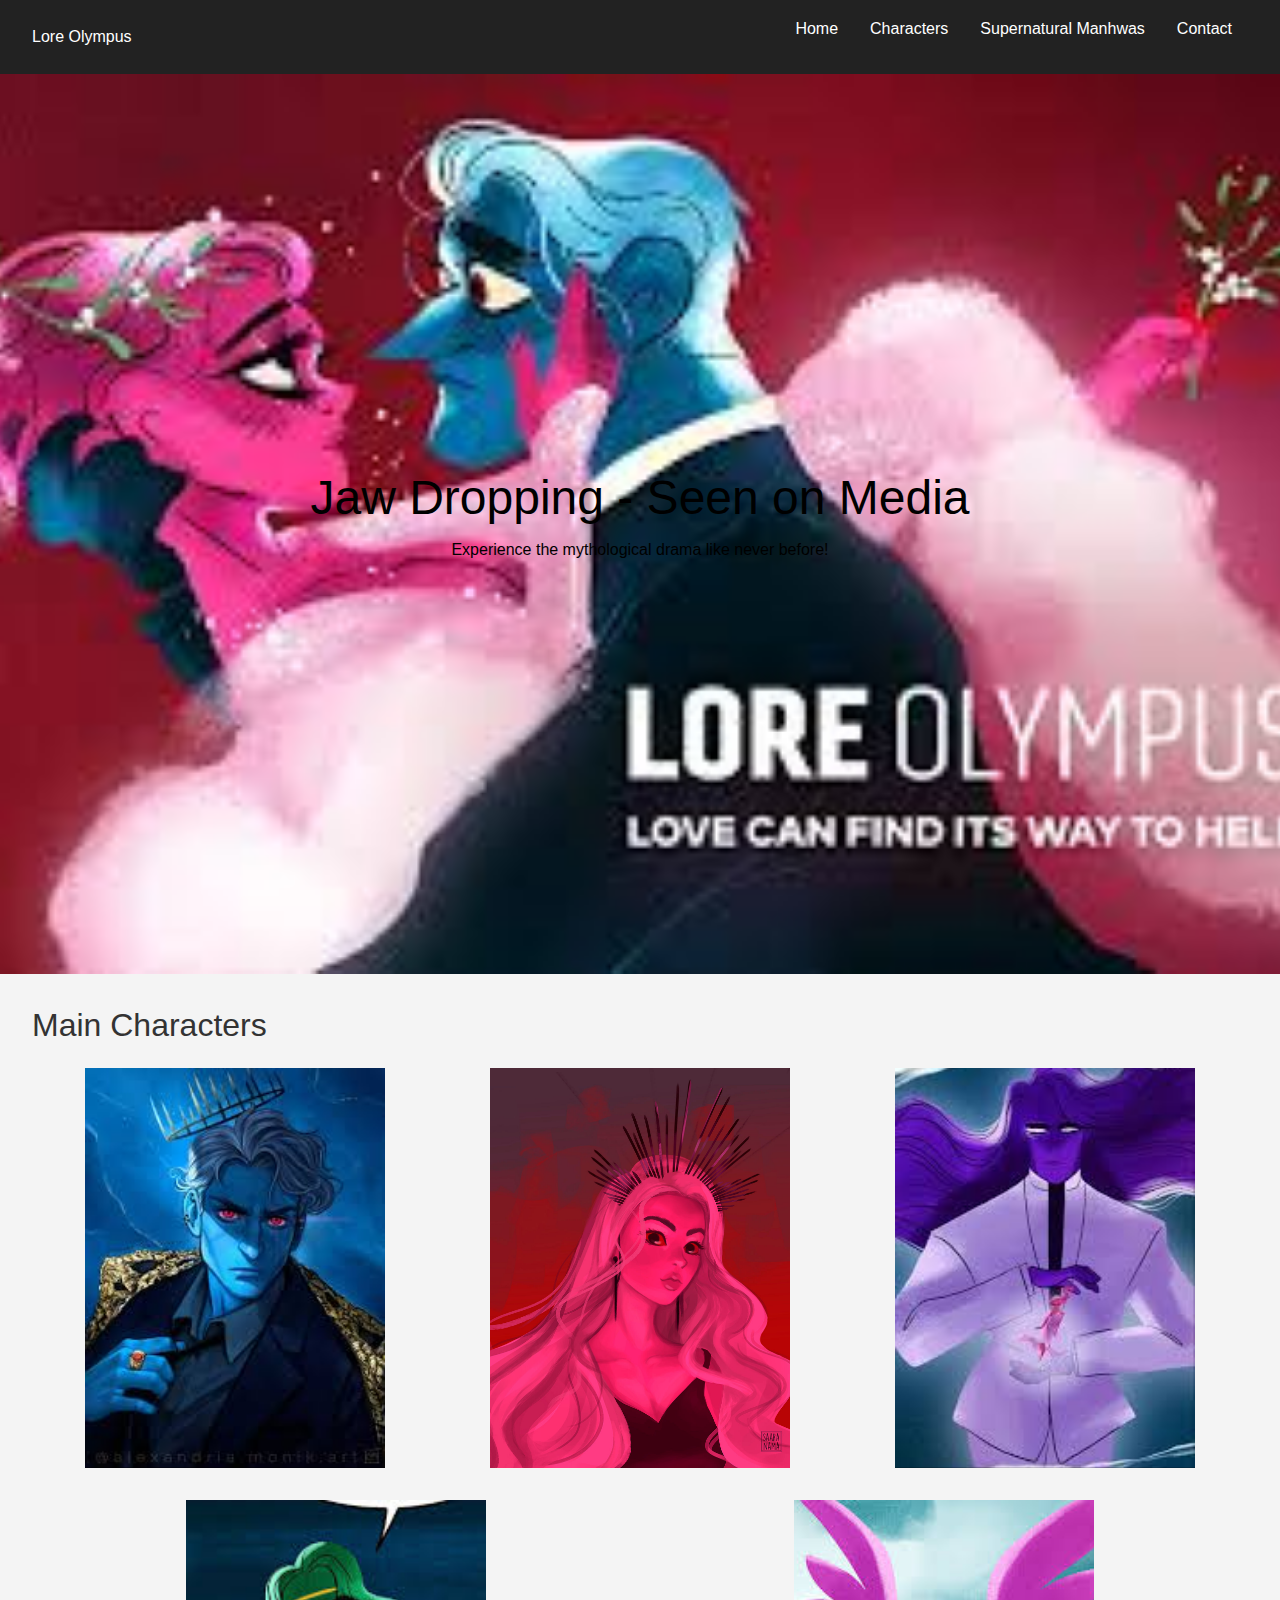
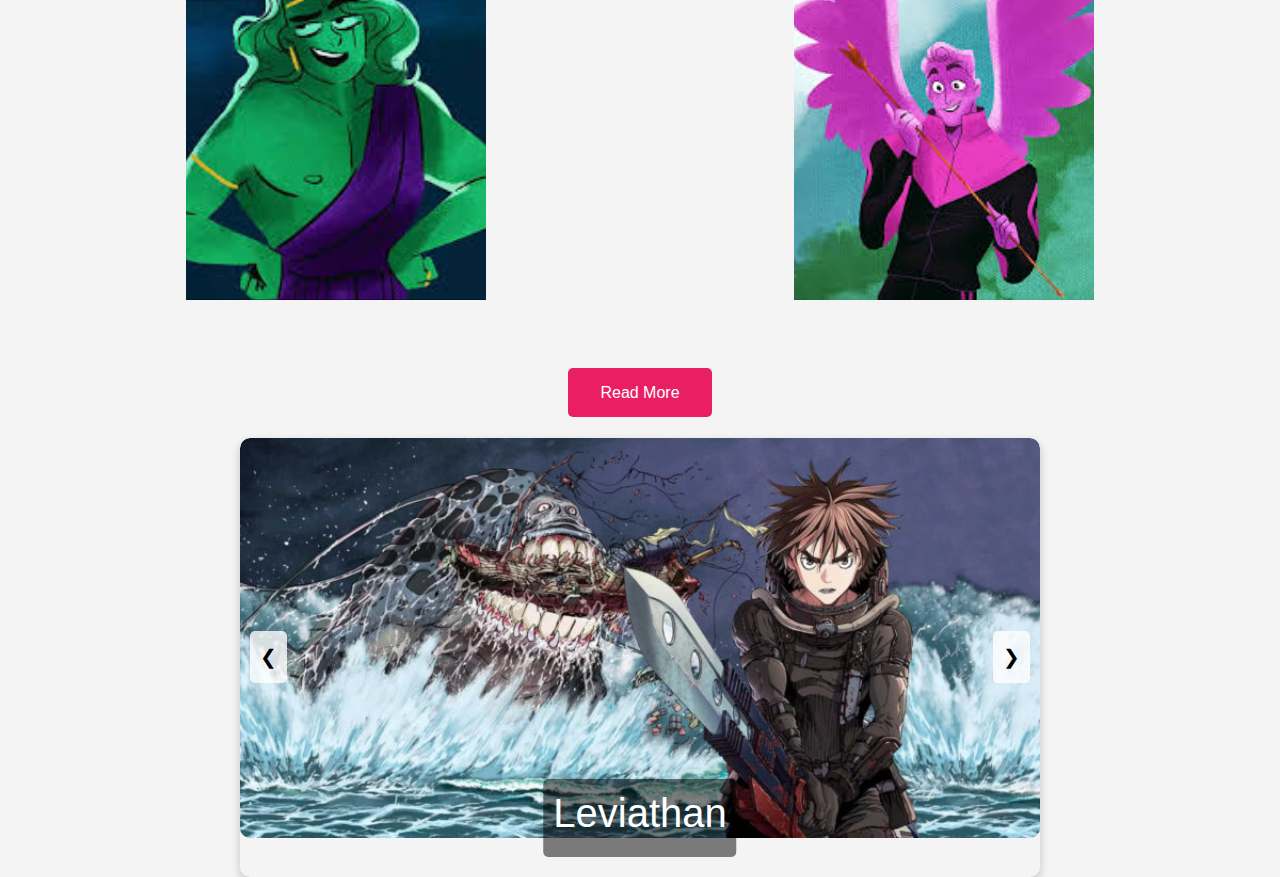
<file: index.html>
<!DOCTYPE html>
<html lang="en">
<head>
    <meta charset="UTF-8">
    <meta name="viewport" content="width=device-width, initial-scale=1.0">
    <title>Lore Olympus Webtoon</title>
    
    <link href="https://maxcdn.bootstrapcdn.com/bootstrap/5.3.0/css/bootstrap.min.css" rel="stylesheet">
    <link rel="stylesheet" href="style.css">
</head>
<body>
    <!-- Navigation Bar -->
    <nav class="navbar">
        <div class="logo">Lore Olympus</div>
        <ul class="nav-links">
            <li><a href="#home">Home</a></li>
            <li><a href="#characters">Characters</a></li>
            <li><a href="#carousel">Supernatural Manhwas</a></li>
            <li><a href="#contact">Contact</a></li>
        </ul>
    </nav>

    <!-- Hero Section -->
    <section id="home" class="hero">
        <div class="hero-text">
            <h1 class="animated-text">Jaw Dropping - Seen on Media</h1>
            <p>Experience the mythological drama like never before!</p>
        </div>
    </section>







    <!-- Main Characters Section -->
    <section id="characters" class="characters">
        <h2>Main Characters</h2>
        <div class="character-list">
            <div class="character-item">
                <img src="images/character1.jpg" alt="Character 1">
                <div class="character-info">
                    <h3>HADES</h3>
                    <p>In the Lore Olympus webtoon, Hades, the God of the underworld, takes center stage. Often depicted as a handsome blue man in a business suit, Hades runs the Underworld Corporation, serves as the older brother of Zeus and Poseidon, and plays a role in the Six Traitor Dynasty. His character takes on the burden of leadership and pursuing personal interests.</p>
                </div>
            </div>
            <div class="character-item">
                <img src="images/character2.jpg" alt="Character 2">
                <div class="character-info">
                    <h3>PERSEPHONE</h3>
                    <p>Persephone, the goddess of spring, is the story’s heroine alongside the underworld. Initially portrayed as an innocent and naive young woman, her character develops dramatically as she faces more challenges.Persephone is depicted with pink skin and a generous heart, a stark contrast to the harsh reality of Olympus. Her journey included discovering her strength, and she dealt with the trauma of being raped by Apollo, as well as her strong feelings about the underworld.</p>
                </div>
            </div>
            <div class="character-item">
                <img src="images/character3.jpg" alt="Character 3">
                <div class="character-info">
                    <h3>ZEUS</h3>
                    <p>Zeus, the king of the gods, is depicted as a yellow-skinned man with long, straight hair. Known for his promiscuity and egotism, Zeus’ actions often brought chaos to Olympus. A member of the Six Realms of Lies, he has intimate relationships with many characters, including his brothers Hades and Poseidon, and many lovers. His character provides a lens through which to examine issues of power and corruption.</p>
                </div>
            </div>
            <div class="character-item">
                <img src="images/character4.jpg" alt="Character 4">
                <div class="character-info">
                    <h3>POSEIDON</h3>
                    <p>Poseidon, the God of the sea, is Zeus’s brother from the underworld. He is usually characterized by a carefree and quick temperament, portrayed with green skin and long, wavy hair. Despite being slightly less witted, Poseidon is very loyal to his family. His relationship with his wife Amphitrite and their polygamous arrangement add an intriguing dynamic to his character.</p>
                </div>
            </div>
            <div class="character-item">
                <img src="images/character5.jpg" alt="Character 5">
                <div class="character-info">
                    <h3>EROS</h3>
                    <p>Eros, the God of love and the son of Aphrodite and Ares is a strong, maroon young man. He is one of Persephone’s best friends and knows the depression she is enduring. Eros is supportive and loving, often helping to nurture other romantic relationships as he deals with his challenges, including his relationship with Psyche.</p>
                </div>
            </div>
            <!-- Add more character items as needed -->
        </div>
    </section>

    <!-- Call-to-Action Button -->
    <section class="cta-section">
        <a href="more.html" class="cta-button">Read More</a>
    </section>

   

    <div class="slider">
        <div class="slides">
            <div class="slide active">
                <img src="images\manhwa1.jpg" alt="Image 1">
                <div class="overlay-text">
                    <h1> Leviathan</h1>
                </div>
            </div>
            <div class="slide">
                <img src="images/manhwa2.jpg" alt="Image 2">
                <div class="overlay-text">
                    <h1>Tower of God</h1>
                </div>
            </div>
            <div class="slide">
                <img src="images/manhwa3.jpg" alt="Image 3">
                <div class="overlay-text">
                    <h1>Leveling Up with the Gods</h1>
                </div>
            </div>
            <div class="slide">
                <img src="images/manhwa4.jpg" alt="Image 4">
                <div class="overlay-text">
                    <h1>Existence</h1>
                </div>
            </div>
            <div class="slide">
                <img src="images/manhwa5.jpg" alt="Image 5">
                <div class="overlay-text">
                    <h1>The Breaker</h1>
                </div>
            </div>
            <div class="slide">
                <img src="images/manhwa6.jpg" alt="Image 6">
                <div class="overlay-text">
                    <h1>The First Hunter </h1>
                </div>
            </div>
            <div class="slide">
                <img src="images/manhwa7.jpg" alt="Image 7">
                <div class="overlay-text">
                    <h1>Noblesse</h1>
                </div>
            </div>
            <div class="slide">
                <img src="images/manhwa8.jpg" alt="Image 8">
                <div class="overlay-text">
                    <h1>Ultimate Outcast</h1>
                </div>
            </div>
            <div class="slide">
                <img src="images/manhwa9.jpg" alt="Image 9">
                <div class="overlay-text">
                    <h1>Unholy Blood</h1>
                </div>
            </div>
            <div class="slide">
                <img src="images/manhwa10.jpg" alt="Image 10">
                <div class="overlay-text">
                    <h1> Dice: The Cube that Changes Everything</h1>
                </div>
            </div>
        </div>
        <button class="prev" onclick="changeSlide(-1)">&#10094;</button>
        <button class="next" onclick="changeSlide(1)">&#10095;</button>
    </div>





    <script src="script.js"></script>


    
    
</body>
</html>
</file>
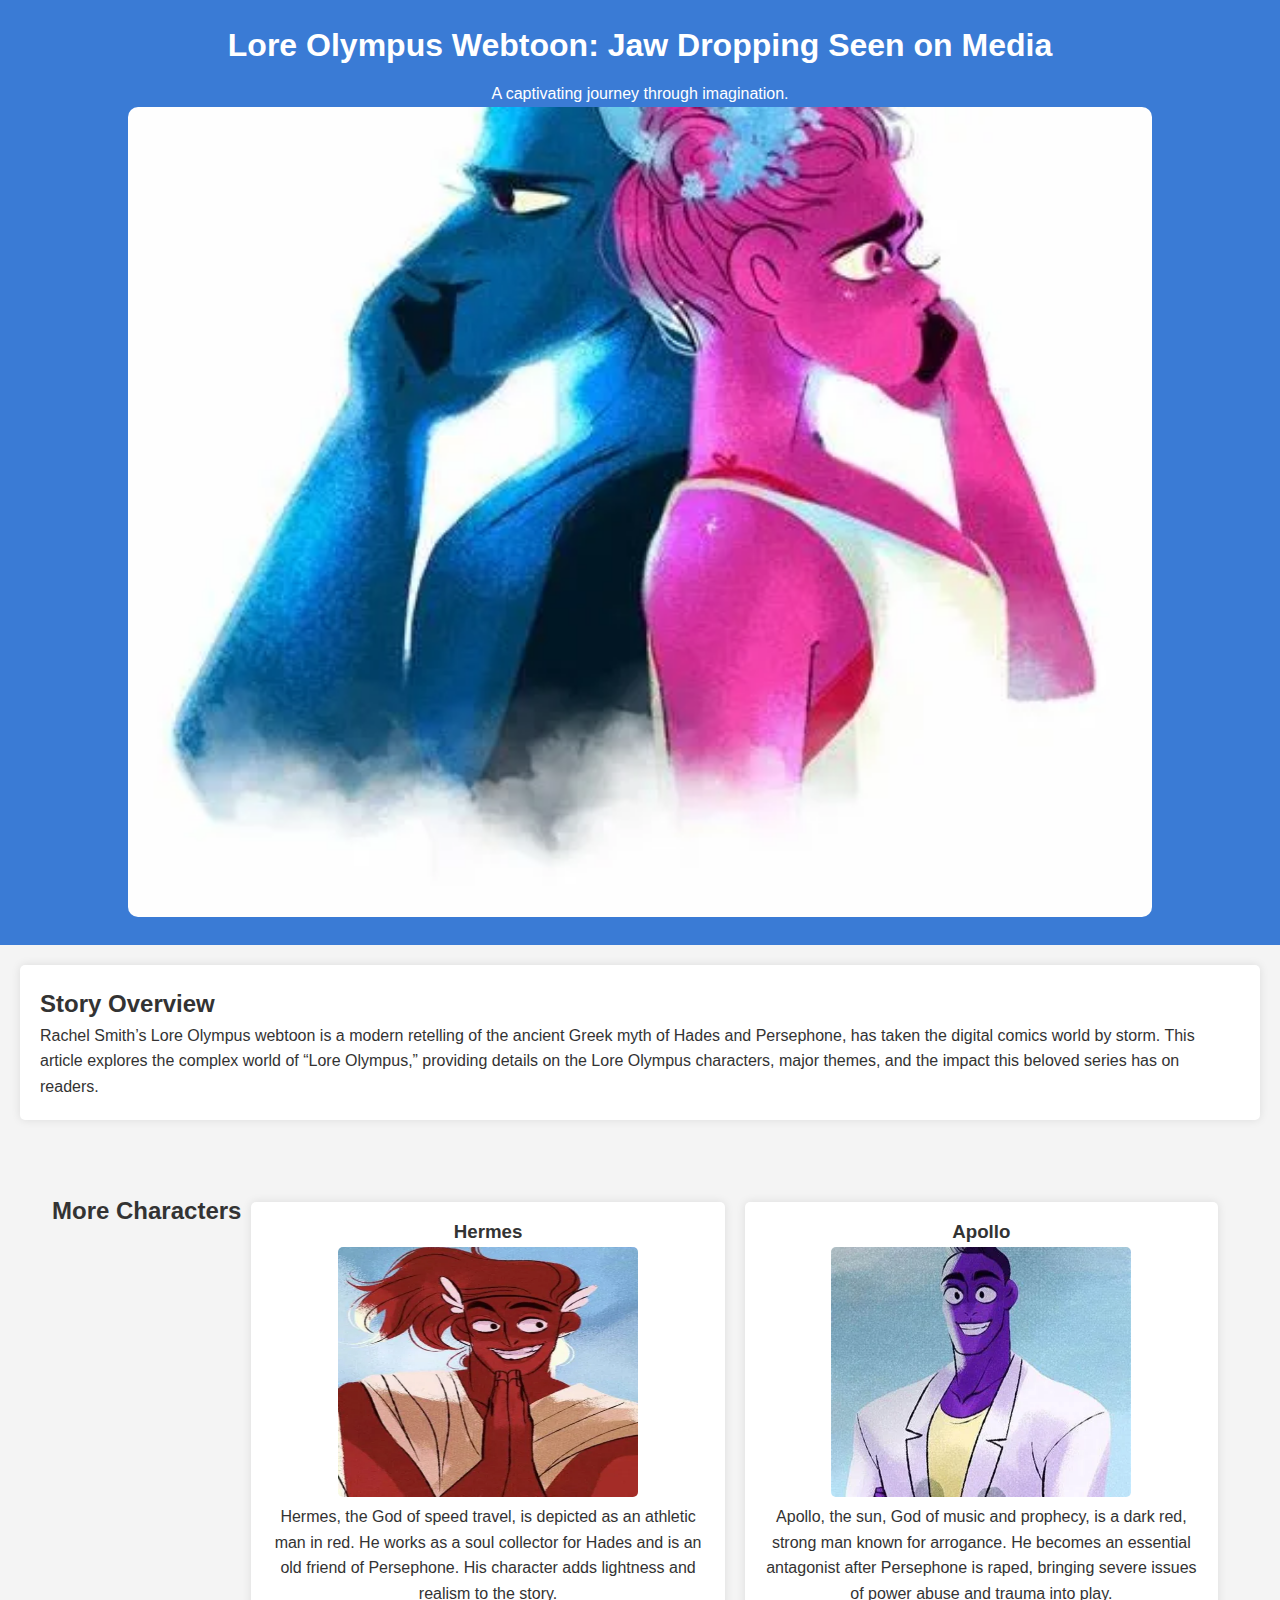
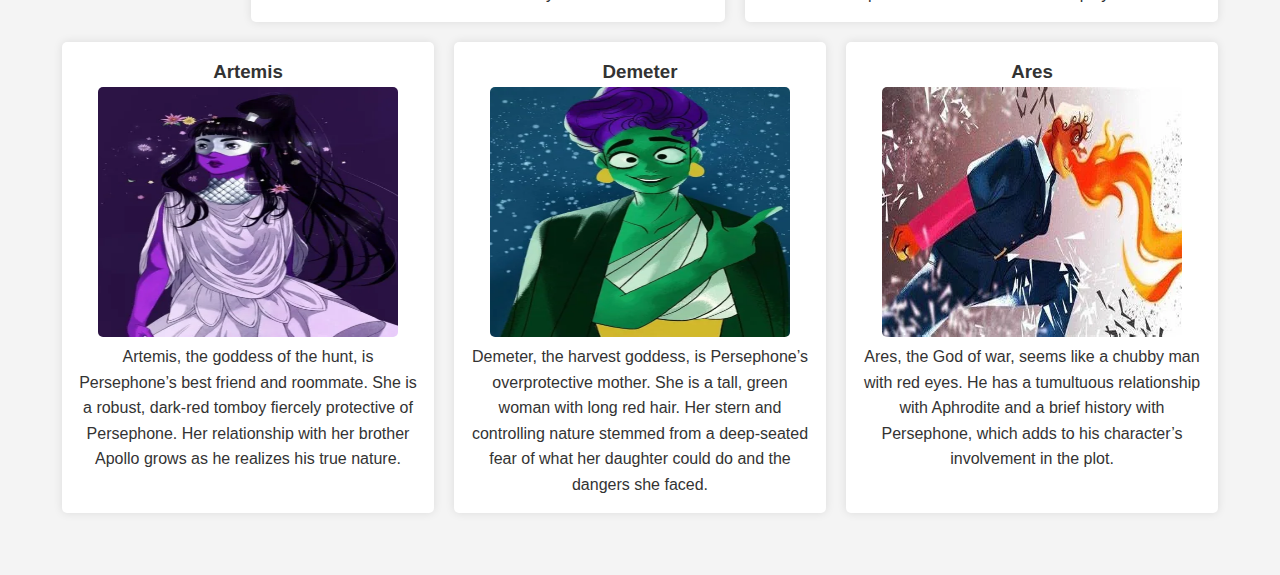
<file: more.html>
<!DOCTYPE html>
<html lang="en">
<head>
    <meta charset="UTF-8">
    <meta name="viewport" content="width=device-width, initial-scale=1.0">
    <link rel="stylesheet" href="style.css">
    <title>Lore Olympus Webtoon</title>
</head>
<body>
    <header>
        <h1>Lore Olympus Webtoon: Jaw Dropping Seen on Media</h1>
        <p>A captivating journey through imagination.</p>
        <img src="images\lore.webp" class="image" alt="lore olympuus">
    </header>

    <main>
        <section class="story">
            <h2>Story Overview</h2>
            <p>
                Rachel Smith’s Lore Olympus webtoon is a modern retelling of the ancient Greek myth of Hades and Persephone, has taken the digital  comics world by storm. This article explores the complex world of “Lore Olympus,” providing details on the Lore Olympus characters, major themes, and the impact this beloved series has on readers.
            </p>
        </section>

        <section class="characters">
            <h2> More Characters</h2>
            <div class="character">
                <h3>Hermes</h3>
                <img src="images/charac1.webp" alt="hermes" class="character-image">
                <p>
                    Hermes, the God of speed travel, is depicted as an athletic man in red. He works as a soul collector for Hades and is an old friend of Persephone. His character adds lightness and realism to the story.
                </p>
            </div>
            <div class="character">
                <h3>Apollo</h3>
                <img src="images/charac2.webp" alt="apollo" class="character-image">
                <p>
                    Apollo, the sun, God of music and prophecy, is a dark red, strong man known for arrogance. He becomes an essential antagonist after Persephone is raped, bringing severe issues of power abuse and trauma into play.
                </p>
            </div>
            <div class="character">
                <h3>Artemis</h3>
                <img src="images/charac3.webp" alt="artemis" class="character-image">
                <p>
                    Artemis, the goddess of the hunt, is Persephone’s best friend and roommate. She is a robust, dark-red tomboy fiercely protective of Persephone. Her relationship with her brother Apollo grows as he realizes his true nature.
                </p>
            </div>
            <div class="character">
                <h3>Demeter</h3>
                <img src="images/charac4.webp" alt="demeter" class="character-image">
                <p>
                    Demeter, the harvest goddess, is Persephone’s overprotective mother. She is a tall, green woman with long red hair. Her stern and controlling nature stemmed from a deep-seated fear of what her daughter could do and the dangers she faced.


                </p>
            </div>
            <div class="character">
                <h3>Ares</h3>
                <img src="images/charac5.webp" alt="ares" class="character-image">
                <p>
                    Ares, the God of war, seems like a chubby man with red eyes. He has a tumultuous relationship with Aphrodite and a brief history with Persephone, which adds to his character’s involvement in the plot.
                </p>
            </div>
        </section>
    </main>

</body>
</html>
</file>
<file: style.css>
/* Basic Reset */
* {
    margin: 0;
    padding: 0;
    box-sizing: border-box;
}

/* Navigation Bar */
.navbar {
    display: flex;
    justify-content: space-between;
    align-items: center;
    padding: 1rem 2rem;
    background-color: #222;
    color: #fff;
    position: sticky;
    top: 0;
    z-index: 1000;
}

.nav-links {
    list-style: none;
    display: flex;
}

.nav-links li {
    margin: 0 1rem;
}

.nav-links a {
    color: #fff;
    text-decoration: none;
}

/* Hero Section */
.hero {
    background: url(images/back.jpg) center/cover no-repeat;
    height: 100vh;
    display: flex;
    align-items: center;
    justify-content: center;
    color:black;
    text-align: center;
}

.animated-text {
    font-size: 3rem;
    animation: fadeIn 3s ease-in-out;
}

@keyframes fadeIn {
    0% { opacity: 0; }
    100% { opacity: 1; }
}

/* Main Characters Section */
.characters {
    padding: 2rem;
    text-align: center;
}

.character-list {
    display: flex;
    justify-content: space-around;
    flex-wrap: wrap;
}

.character-item {
    position: relative;
    margin: 1rem;
    cursor: pointer;
    overflow: hidden;
}

.character-item img {
    width: 300px;
    height: 400px;
    object-fit: cover;
    transition: transform 0.3s;
}

.character-info {
    position: absolute;
    bottom: 0;
    background: rgba(0, 0, 0, 0.7);
    color: #fff;
    width: 100%;
    padding: 0.5rem;
    text-align: center;
    transform: translateY(100%);
    transition: transform 0.3s;
}

.character-item:hover img {
    transform: scale(1.1);
}

.character-item:hover .character-info {
    transform: translateY(0);
}

/* Call-to-Action Section */
.cta-section {
    text-align: center;
    margin: 2rem 0;
}

.cta-button {
    padding: 1rem 2rem;
    background: #e91e63;
    color: #fff;
    text-decoration: none;
    border-radius: 5px;
    transition: background 0.3s;
}

.cta-button:hover {
    background: #c2185b;
}

/* Carousel Section */
* {
    box-sizing: border-box;
    margin: 0;
    padding: 0;
}

body {
    font-family: Arial, sans-serif;
    background-color: #f4f4f4;
}

.slider {
    position: relative;
    max-width: 800px; /* Adjust as needed */
    margin: auto;
    overflow: hidden; /* Hides overflow */
    border-radius: 10px; /* Rounded corners */
    box-shadow: 0 4px 10px rgba(0, 0, 0, 0.2); /* Shadow effect */
}

.slides {
    display: flex;
    transition: transform 0.5s ease-in-out; /* Smooth transition */
}

.slide {
    min-width: 100%;
    position: relative; /* Full width */
}

.slide img {
    width: 100%;
    border-radius: 10px; /* Rounded corners */
}

.overlay-text {
    position: absolute;
    bottom: 20px; /* Position from the bottom */
    left: 50%; /* Center horizontally */
    transform: translateX(-50%); /* Center text */
    color: white; /* Text color */
    text-align: center; /* Center text */
    background-color: rgba(0, 0, 0, 0.5); /* Semi-transparent background */
    padding: 10px;
    border-radius: 5px; 

}
button {
    position: absolute;
    top: 50%;
    transform: translateY(-50%);
    background-color: rgba(255, 255, 255, 0.8);
    border: none;
    padding: 10px;
    cursor: pointer;
    border-radius: 5px;
    font-size: 20px;
    transition: background-color 0.3s ease;
}

button:hover {
    background-color: rgba(255, 255, 255, 1);
}

.prev {
    left: 10px; /* Position for previous button */
}

.next {
    right: 10px; /* Position for next button */
}


/* Responsive Design */
@media (max-width: 768px) {
    .hero .animated-text {
        font-size: 2rem;
    }

    .character-item {
        flex: 1 0 45%;
    }
}
* {
    box-sizing: border-box;
    margin: 0;
    padding: 0;
    font-family: Arial, sans-serif;
}

body {
    background-color: #f4f4f4;
    color: #333;
    line-height: 1.6;
}

header {
    background: #3a7bd5;
    color: white;
    padding: 20px 0;
    text-align: center;
}

h1 {
    margin-bottom: 10px;
}

main {
    padding: 20px;
}

.story {
    margin-bottom: 40px;
    padding: 20px;
    background: #fff;
    border-radius: 5px;
    box-shadow: 0 0 10px rgba(0, 0, 0, 0.1);
}

.characters {
    display: flex;
    flex-wrap: wrap;
}

.character {
    background: #fff;
    border-radius: 5px;
    box-shadow: 0 0 10px rgba(0, 0, 0, 0.1);
    margin: 10px;
    padding: 15px;
    flex: 1 1 calc(33% - 20px); /* Responsive layout for character cards */
}

.character-image {
    width: 300px;
    height: 250px;
    border-radius: 5px;
}

.image{
    width: 80vw;
    border-radius: 10px;
}
</file>
